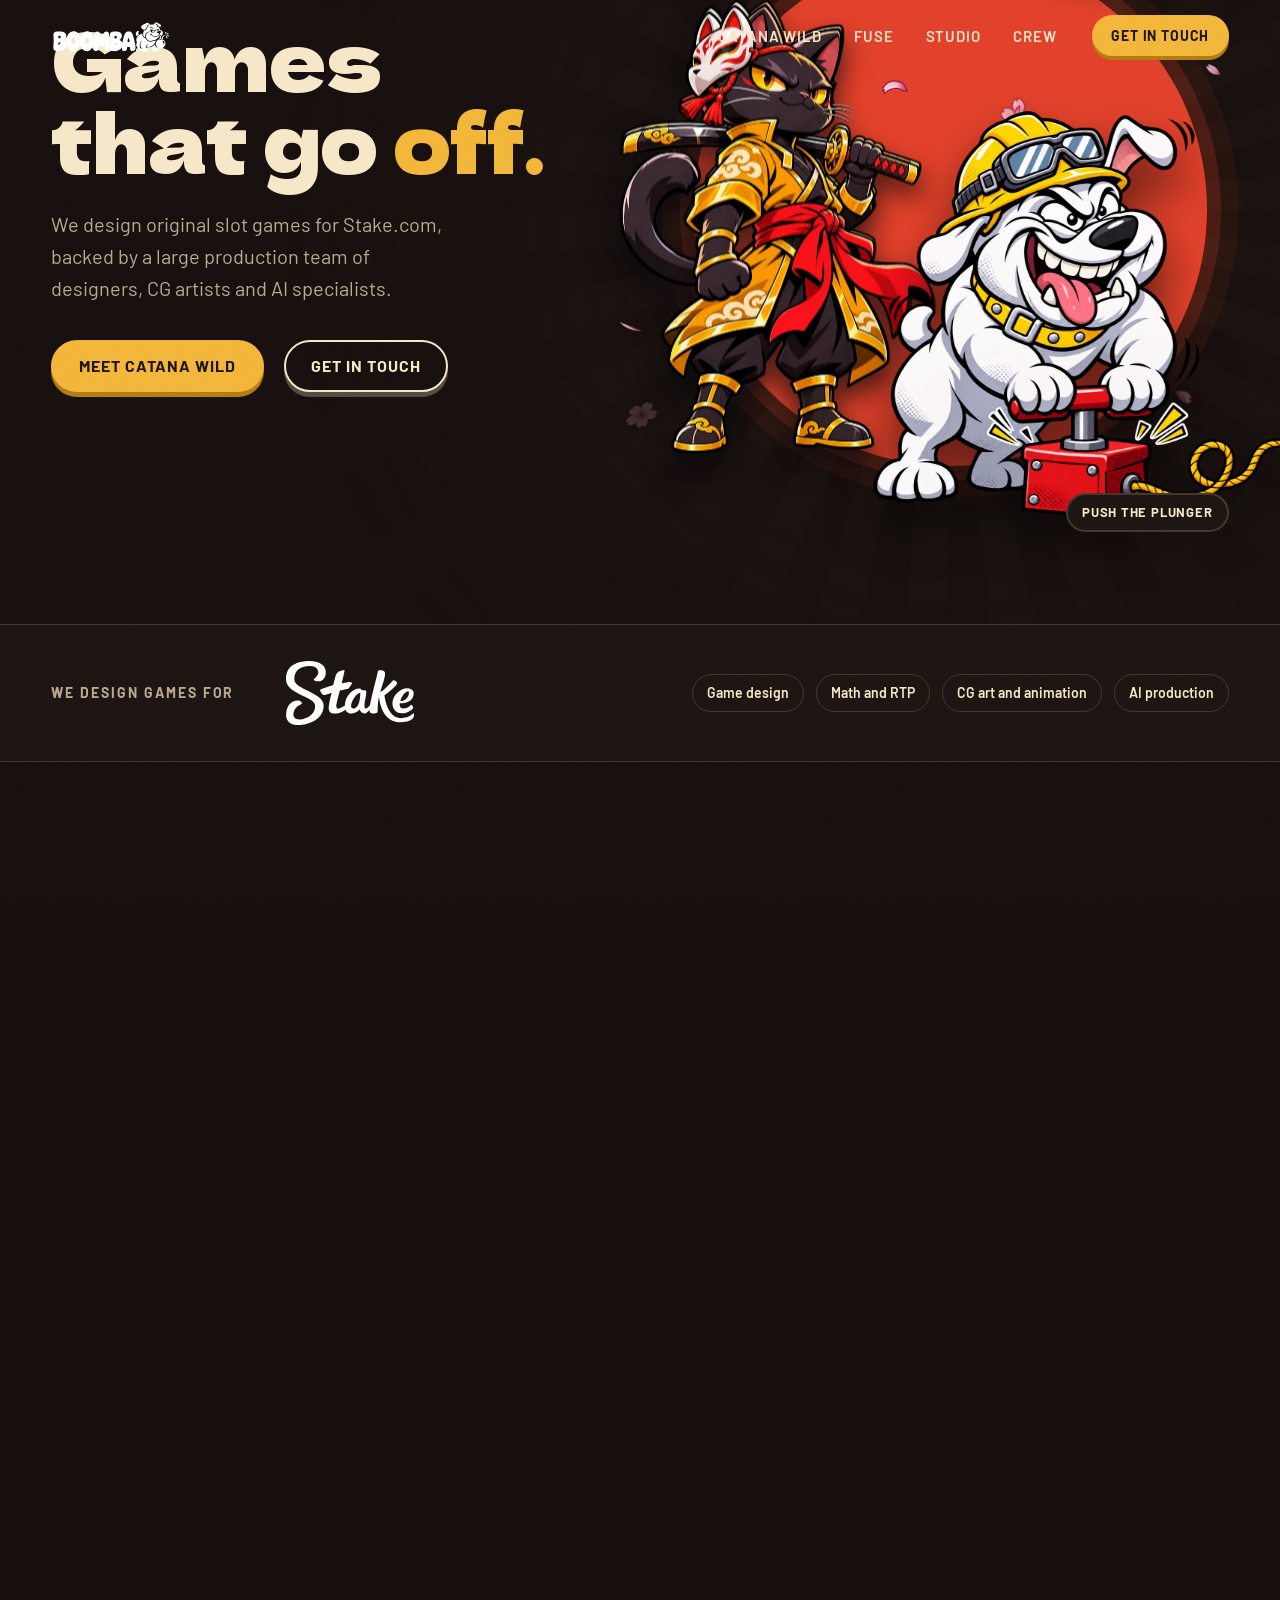
<file: index.html>
<!doctype html>
<html lang="en">
  <head>
    <meta charset="UTF-8" />
    <meta name="viewport" content="width=device-width, initial-scale=1, viewport-fit=cover" />
    <meta name="theme-color" content="#17100e" />
    <meta name="color-scheme" content="dark" />
    <title>BOOMBA | Games that go off</title>
    <meta
      name="description"
      content="BOOMBA is a game design studio creating original slot games for Stake.com. Meet CATANA WILD: 1,024 ways, Wild multipliers stamped up to &times;100 and a 50,000&times; maximum win."
    />
    <meta property="og:type" content="website" />
    <meta property="og:site_name" content="BOOMBA" />
    <meta property="og:title" content="BOOMBA | Games that go off" />
    <meta
      property="og:description"
      content="Game design studio creating original slot games for Stake.com. Designers, CG artists and AI specialists under one roof."
    />
    <meta property="og:url" content="https://boombaplay.com/" />
    <meta property="og:image" content="https://boombaplay.com/og.jpg" />
    <meta property="og:image:width" content="1200" />
    <meta property="og:image:height" content="630" />
    <meta
      property="og:image:alt"
      content="BOOMBA: Games that go off. Fuse the bulldog next to the masked cat from CATANA WILD."
    />
    <meta name="twitter:card" content="summary_large_image" />
    <link rel="canonical" href="https://boombaplay.com/" />
    <script type="application/ld+json">
      {
        "@context": "https://schema.org",
        "@type": "Organization",
        "name": "BOOMBA",
        "url": "https://boombaplay.com/",
        "logo": "https://boombaplay.com/apple-touch-icon.png",
        "description": "Game design studio creating original slot games for Stake.com.",
        "email": "hello@boombaplay.com"
      }
    </script>
    <script>
      // Marks scripted mode and skips the intro once it has played in this tab session.
      (function (root) {
        root.classList.add('js');
        try {
          if (sessionStorage.getItem('boomba:intro')) root.classList.add('intro-seen');
        } catch (error) {
          root.classList.add('intro-seen');
        }
      })(document.documentElement);
    </script>
    <noscript
      ><style>.intro{display:none}</style></noscript
    >
    <link rel="icon" type="image/png" href="./favicon.png" />
    <link rel="apple-touch-icon" href="./apple-touch-icon.png" />
    <script type="module" crossorigin src="./assets/index-D262UXkK.js"></script>
    <link rel="stylesheet" crossorigin href="./assets/index-D37-ToT2.css">
  </head>
  <body>
    <div class="intro" aria-hidden="true" data-intro>
      <img
        class="intro__logo"
        src="./assets/boomba-logo-DgUdQAZW.svg"
        width="2172"
        height="724"
        alt=""
        data-intro-logo
      />
      <div class="intro__fuse">
        <span class="intro__burn" data-intro-burn></span>
      </div>
      <div class="intro__flash" data-intro-flash></div>
      <img
        class="intro__blast"
        src="./assets/catana-blast-aPw0fDz0.webp"
        width="900"
        height="900"
        alt=""
        data-intro-blast
      />
    </div>

    <a class="skip-link" href="#main">Skip to content</a>
    <div class="nav-sentinel" data-nav-sentinel aria-hidden="true"></div>

    <header class="nav" data-nav>
      <div class="nav__inner">
        <a class="nav__brand" href="#top" aria-label="BOOMBA, back to top">
          <img src="./assets/boomba-logo-DgUdQAZW.svg" width="2172" height="724" alt="" />
        </a>
        <nav class="nav__links" id="nav-links" aria-label="Primary" data-nav-links>
          <a href="#catana">CATANA WILD</a>
          <a href="#fuse">Fuse</a>
          <a href="#studio">Studio</a>
          <a href="#crew">Crew</a>
        </nav>
        <a class="btn btn--accent btn--sm nav__cta" href="#contact">Get in touch</a>
        <button
          class="nav__toggle"
          type="button"
          aria-expanded="false"
          aria-controls="nav-links"
          data-nav-toggle
        >
          Menu
        </button>
      </div>
    </header>

    <div id="smooth-wrapper">
      <div id="smooth-content">
        <main id="main">
          <section class="hero" id="top" data-hero>
            <div class="hero__inner">
              <div class="hero__copy">
                <p class="hero__eyebrow" data-hero-fade>Game design studio for Stake.com</p>
                <h1 class="hero__title" data-hero-title>Games that go <span class="hero__pop">off.</span></h1>
                <p class="hero__sub" data-hero-fade>
                  We design original slot games for Stake.com, backed by a large production team of designers,
                  CG artists and AI specialists.
                </p>
                <div class="hero__actions" data-hero-fade>
                  <a class="btn btn--accent" href="#catana">Meet CATANA WILD</a>
                  <a class="btn btn--ghost" href="#contact">Get in touch</a>
                </div>
              </div>

              <div class="hero__stage" data-hero-stage>
                <div class="hero__disc" data-hero-disc aria-hidden="true"></div>
                <div class="hero__petals hero__petals--back" data-petals="14" aria-hidden="true"></div>
                <a class="hero__logo" href="#catana" data-hero-prop data-speed="1.12">
                  <img
                    src="./assets/catana-logo-f7GsspEs.webp"
                    width="900"
                    height="506"
                    alt="CATANA WILD, our new game"
                  />
                </a>
                <div class="hero__cat" data-hero-prop data-speed="1.06">
                  <div class="hero__cat-body">
                    <img
                      src="./assets/catana-cat-BcxSdk16.webp"
                      width="680"
                      height="1024"
                      alt="The masked cat from CATANA WILD, katana across his shoulders"
                      data-live-cat
                    />
                  </div>
                </div>
                <button
                  class="hero__fuse"
                  type="button"
                  aria-describedby="boom-hint"
                  data-hero-fuse
                  data-boom
                >
                  <img
                    src="./assets/fuse-hero-BLHO9g8j.webp"
                    width="1100"
                    height="1100"
                    alt="Push the plunger: Fuse, the BOOMBA bulldog in a yellow hard hat, slamming down a detonator"
                    fetchpriority="high"
                  />
                </button>
                <img
                  class="hero__boom"
                  src="./assets/boom-Dqe3aol-.webp"
                  width="900"
                  height="900"
                  alt=""
                  aria-hidden="true"
                  data-boom-burst
                />
                <div class="hero__petals hero__petals--front" data-petals="8" aria-hidden="true"></div>
                <p class="hero__hint" id="boom-hint" aria-live="polite" data-boom-hint data-hero-fade>
                  Push the plunger
                </p>
              </div>
            </div>
          </section>

          <section class="partner" aria-label="Who we work for">
            <div class="partner__inner">
              <p class="partner__label">We design games for</p>
              <img
                class="partner__logo"
                src="./assets/stake-logo-DbtMHRL-.svg"
                width="447"
                height="222"
                alt="Stake.com"
              />
              <ul class="partner__tags">
                <li>Game design</li>
                <li>Math and RTP</li>
                <li>CG art and animation</li>
                <li>AI production</li>
              </ul>
            </div>
          </section>

          <section class="manifesto" aria-label="How BOOMBA started" data-manifesto>
            <p class="manifesto__text" data-manifesto-text>
              We started BOOMBA in 2026 to design slots worth remembering. No reskins. No fake jackpots. No
              filler. Nothing ships until it is fun.
            </p>
          </section>

          <section class="kit" id="catana" aria-labelledby="catana-title">
            <div class="panel kit-scene" data-kit-scene>
              <img
                class="kit-scene__sky"
                src="./assets/catana-alley-CEqt8PVo.webp"
                width="1920"
                height="1086"
                alt=""
                loading="lazy"
                decoding="async"
                data-kit-sky
              />
              <div class="kit-scene__inner">
                <p class="kit-label kit-scene__label">Our game for Stake Engine</p>
                <h2 class="kit-scene__logo" id="catana-title" data-kit-logo>
                  <img
                    src="./assets/catana-logo-f7GsspEs.webp"
                    width="900"
                    height="506"
                    alt="CATANA WILD"
                    loading="lazy"
                    decoding="async"
                  />
                </h2>
                <img
                  class="kit-scene__fighter kit-scene__fighter--cat"
                  src="./assets/catana-cat-ready-C-07oEjv.webp"
                  width="640"
                  height="640"
                  alt="The masked cat crouched low, one paw on the hilt of his katana"
                  loading="lazy"
                  decoding="async"
                  data-kit-cat
                />
                <img
                  class="kit-scene__fighter kit-scene__fighter--rat"
                  src="./assets/catana-rat-DWZ8XH2i.webp"
                  width="680"
                  height="1024"
                  alt="The Shogun Rat in a gold-trimmed robe, grinning behind his fan"
                  loading="lazy"
                  decoding="async"
                  data-kit-rat
                />
                <div class="kit-scene__pitch">
                  <p class="kit-scene__tag">Nine lives, one last hunt.</p>
                  <p class="kit-scene__body">
                    A masked cat hunts the Shogun Rat across old Kyoto. A story-driven slot with sticky Wilds,
                    stamped multipliers and one clear maximum win.
                  </p>
                </div>
              </div>
            </div>

            <dl class="facts kit-facts">
              <div class="fact" data-reveal>
                <dt>Ways to win on a 5&times;4 grid</dt>
                <dd data-count="1024">1,024</dd>
              </div>
              <div class="fact" data-reveal>
                <dt>Top Wild multiplier</dt>
                <dd data-count="100" data-prefix="&times;">&times;100</dd>
              </div>
              <div class="fact" data-reveal>
                <dt>Maximum win, in every mode</dt>
                <dd data-count="50000" data-suffix="&times;">50,000&times;</dd>
              </div>
              <div class="fact" data-reveal>
                <dt>RTP, in every mode</dt>
                <dd data-count="96.3" data-suffix="%" data-decimals="2">96.30%</dd>
              </div>
            </dl>

            <div class="kit-block">
              <header class="kit-head">
                <p class="kit-label">The story</p>
                <h3 class="kit-title" data-split>Three chapters. One hunt.</h3>
                <p class="kit-lead" data-reveal>
                  Every hunt runs fifteen free spins through three chapters, five spins each.
                </p>
              </header>
              <ol class="chapters" aria-label="The three chapters of a hunt" data-kit-chapters>
                <li class="chapter chapter--alley" data-reveal>
                  <img
                    src="./assets/catana-alley-CEqt8PVo.webp"
                    width="1920"
                    height="1086"
                    alt="A lantern-lit Kyoto alley under cherry blossom and a low red sun"
                    loading="lazy"
                    decoding="async"
                    data-kit-drift
                  />
                  <div class="chapter__text">
                    <span class="chapter__num" aria-hidden="true">I</span>
                    <h4>The Alley</h4>
                    <p>The hunt starts among lanterns and shop fronts.</p>
                  </div>
                </li>
                <li class="chapter chapter--rooftops" data-reveal>
                  <img
                    src="./assets/catana-rooftops-DC96wyZW.webp"
                    width="1920"
                    height="1086"
                    alt="Tiled rooftops and a pagoda against a burning sunset"
                    loading="lazy"
                    decoding="async"
                    data-kit-drift
                  />
                  <div class="chapter__text">
                    <span class="chapter__num" aria-hidden="true">II</span>
                    <h4>The Rooftops</h4>
                    <p>The chase climbs above the city at sunset.</p>
                  </div>
                </li>
                <li class="chapter chapter--temple" data-reveal>
                  <img
                    src="./assets/catana-temple-C74J0ij-.webp"
                    width="1920"
                    height="1086"
                    alt="A temple courtyard with a torii gate under a blood-red moon"
                    loading="lazy"
                    decoding="async"
                    data-kit-drift
                  />
                  <div class="chapter__text">
                    <span class="chapter__num" aria-hidden="true">III</span>
                    <h4>The Duel</h4>
                    <p>It ends at the temple, under a red moon.</p>
                  </div>
                </li>
              </ol>
            </div>

            <div class="kit-block kit-play">
              <article class="stamp" data-kit-stamp>
                <div class="stamp__text">
                  <p class="kit-label">The signature move</p>
                  <h3 class="kit-title">Every multiplier is stamped on.</h3>
                  <p>
                    The cat brings his seal down on a Wild once for every step of the ladder. The last blow
                    decides what that Wild is worth.
                  </p>
                  <ol class="ladder" aria-label="Wild multipliers, lowest to highest" data-kit-ladder>
                    <li>&times;2</li>
                    <li>&times;3</li>
                    <li>&times;5</li>
                    <li>&times;10</li>
                    <li>&times;25</li>
                    <li>&times;50</li>
                    <li>&times;100</li>
                  </ol>
                  <button class="stamp__again" type="button" hidden data-kit-stamp-again>Stamp again</button>
                </div>
                <div class="stamp__stage" aria-hidden="true" data-kit-stamp-stage>
                  <span class="stamp__seal" data-kit-seal><span data-kit-seal-value>&times;100</span></span>
                  <img
                    class="stamp__paw"
                    src="./assets/catana-stamp-CBonuAVP.webp"
                    width="640"
                    height="651"
                    alt=""
                    loading="lazy"
                    decoding="async"
                    data-kit-paw
                  />
                </div>
              </article>

              <article class="mode mode--hunt" data-reveal>
                <span class="mode__sticker mode__sticker--scroll" aria-hidden="true"></span>
                <p class="mode__price">Buy for 100&times; the bet</p>
                <h3 class="mode__title">The Hunt</h3>
                <p>
                  Fifteen free spins where Wilds stick to the reels and keep their multiplier. Every win is
                  multiplied by the sticky Wilds it runs through.
                </p>
              </article>

              <article class="mode mode--super" data-reveal>
                <span class="mode__sticker mode__sticker--claw" aria-hidden="true"></span>
                <p class="mode__price">Buy for 400&times; the bet</p>
                <h3 class="mode__title">Super Hunt</h3>
                <p>
                  Starts with one Wild already locked in, multiplier and all, and the chapters climb &times;2,
                  &times;3, &times;5.
                </p>
              </article>
            </div>

            <div class="panel kit-symbols">
              <header class="kit-head">
                <p class="kit-label">The paytable</p>
                <h3 class="kit-title" data-split>Nine symbols, all drawn for this game.</h3>
              </header>
              <ul class="symbols" data-kit-symbols>
                <li class="symbol"><span class="symbol__art" aria-hidden="true"></span>Shogun Rat</li>
                <li class="symbol"><span class="symbol__art" aria-hidden="true"></span>Jade koi</li>
                <li class="symbol"><span class="symbol__art" aria-hidden="true"></span>Temple bell</li>
                <li class="symbol"><span class="symbol__art" aria-hidden="true"></span>Kunai</li>
                <li class="symbol"><span class="symbol__art" aria-hidden="true"></span>Cat eye</li>
                <li class="symbol"><span class="symbol__art" aria-hidden="true"></span>Chrysan&shy;themum</li>
                <li class="symbol"><span class="symbol__art" aria-hidden="true"></span>Fox mask Wild</li>
                <li class="symbol">
                  <span class="symbol__art" aria-hidden="true"></span>Hunt scroll Scatter
                </li>
                <li class="symbol"><span class="symbol__art" aria-hidden="true"></span>Hunt mark</li>
              </ul>
            </div>

            <p class="kit-status" data-reveal>
              <strong>CATANA WILD is built for Stake Engine.</strong> Release date to be announced.
            </p>
          </section>

          <section class="fuse" id="fuse" aria-labelledby="fuse-title">
            <div class="fuse__inner">
              <div class="fuse__art">
                <div class="fuse__disc" aria-hidden="true" data-pop></div>
                <img
                  src="./assets/fuse-portrait-DWBJ0x_M.webp"
                  width="1000"
                  height="1000"
                  alt="Portrait of Fuse in his yellow hard hat, grinning with a lit fuse between his teeth"
                  loading="lazy"
                  decoding="async"
                  data-pop
                />
              </div>
              <div class="fuse__copy">
                <h2 class="section-title" id="fuse-title" data-split>Meet Fuse.</h2>
                <p class="fuse__lead" data-reveal>
                  Chief Detonation Officer. English bulldog. Hard hat on since day one.
                </p>
                <p class="fuse__body" data-reveal>
                  Fuse has one job: sit on every build until it is fun. If the tail does not wag, the game
                  does not ship.
                </p>
                <dl class="sheet">
                  <div class="sheet__row" data-reveal>
                    <dt>Joined</dt>
                    <dd>2026, day one</dd>
                  </div>
                  <div class="sheet__row" data-reveal>
                    <dt>Loves</dt>
                    <dd>Big wins, clean paytables, belly rubs</dd>
                  </div>
                  <div class="sheet__row" data-reveal>
                    <dt>Hates</dt>
                    <dd>Reskins, fake jackpots, loud autoplay</dd>
                  </div>
                  <div class="sheet__row" data-reveal>
                    <dt>Side jobs</dt>
                    <dd>Test pilot, quality control, nap inspector</dd>
                  </div>
                  <div class="sheet__row" data-reveal>
                    <dt>Signature move</dt>
                    <dd>The slow eyebrow</dd>
                  </div>
                </dl>
              </div>
            </div>
          </section>

          <section class="studio" id="studio" aria-labelledby="studio-title">
            <div class="studio__inner">
              <h2 class="section-title" id="studio-title" data-split>How a BOOMBA game gets made.</h2>

              <div class="bento">
                <article class="cell cell--worlds" data-reveal>
                  <div class="cell__text">
                    <h3>Original worlds, no reskins.</h3>
                    <p>
                      Every character, symbol and stage is made for its own game, in one art style from the
                      first sketch to the last frame.
                    </p>
                  </div>
                  <img
                    class="cell__art"
                    src="./assets/catana-victory-D3rI-oIi.webp"
                    width="620"
                    height="933"
                    alt="The cat from CATANA WILD cheering with his katana raised"
                    loading="lazy"
                    decoding="async"
                  />
                </article>

                <article class="cell cell--math" data-reveal>
                  <p class="cell__figure">96.30%</p>
                  <h3>Math you can check.</h3>
                  <p>
                    CATANA WILD is held to a 96.30% return in every mode, with one 50,000&times; maximum win
                    for the whole game.
                  </p>
                </article>

                <article class="cell cell--sound" data-reveal>
                  <img
                    class="cell__bg"
                    src="./assets/catana-eyes-CymG_eS4.webp"
                    width="1600"
                    height="686"
                    alt=""
                    loading="lazy"
                    decoding="async"
                  />
                  <div class="cell__text">
                    <h3>A sound of its own.</h3>
                    <p>
                      Each game gets its own music and effects. This one plays under the reels in CATANA WILD.
                    </p>
                    <div class="player" data-player data-state="idle">
                      <button
                        class="player__toggle"
                        type="button"
                        aria-label="Play the CATANA WILD theme"
                        data-player-toggle
                      >
                        <span class="player__glyph" aria-hidden="true"></span>
                      </button>
                      <div class="player__meta">
                        <span>CATANA WILD theme</span>
                        <span class="player__time" data-player-time>0:00</span>
                      </div>
                      <div class="player__bar" aria-hidden="true">
                        <span class="player__fill" data-player-fill></span>
                      </div>
                    </div>
                    <p class="visually-hidden" role="status" data-player-status></p>
                  </div>
                </article>

                <article class="cell cell--player" data-reveal>
                  <img
                    class="cell__cool"
                    src="./assets/fuse-cool-DnXshbT1.webp"
                    width="900"
                    height="900"
                    alt="Fuse in sunglasses, leaning on a bomb and pointing a finger-gun"
                    loading="lazy"
                    decoding="async"
                  />
                  <h3>The player comes first.</h3>
                  <ul class="pledges">
                    <li>Sound starts muted.</li>
                    <li>Motion can be switched off.</li>
                    <li>Every result is settled before the animation plays.</li>
                  </ul>
                </article>
              </div>
            </div>
          </section>

          <section class="crew" id="crew" aria-labelledby="crew-title">
            <div class="crew__inner">
              <div class="crew__head">
                <h2 class="section-title" id="crew-title" data-split>
                  Designers, CG artists and AI specialists.
                </h2>
                <p class="crew__lead" data-reveal>
                  Behind every BOOMBA game is a large production team working as one, from the first sketch to
                  the release build.
                </p>
              </div>

              <ul class="roles">
                <li class="role" data-reveal>
                  <h3>Game design</h3>
                  <p>Mechanics, pacing and features built around one clear idea per game.</p>
                </li>
                <li class="role" data-reveal>
                  <h3>CG art</h3>
                  <p>Characters, symbols and stages created and animated for each title.</p>
                </li>
                <li class="role" data-reveal>
                  <h3>AI</h3>
                  <p>AI specialists speed up art, sound and testing, so more time goes into the game.</p>
                </li>
                <li class="role" data-reveal>
                  <h3>Math and code</h3>
                  <p>Models balanced to an exact published RTP, built for the phone first.</p>
                </li>
                <li class="role role--fuse" data-reveal>
                  <img
                    src="./assets/fuse-approve-Bwl3SWVm.webp"
                    width="900"
                    height="1125"
                    alt="Fuse winking with a thumbs-up and a clipboard under his arm"
                    loading="lazy"
                    decoding="async"
                  />
                  <h3>Final say</h3>
                  <p>Fuse. Always Fuse.</p>
                </li>
              </ul>

              <div class="year" data-year>
                <p class="year__label" aria-hidden="true">2026</p>
                <div class="year__track">
                  <span class="year__line" aria-hidden="true" data-year-line></span>
                  <ol class="year__list">
                    <li data-reveal>
                      <h3>BOOMBA opens</h3>
                      <p>A game design studio with one rule: no filler.</p>
                    </li>
                    <li data-reveal>
                      <h3>CATANA WILD takes shape</h3>
                      <p>Story, art direction and math, built from zero.</p>
                    </li>
                    <li data-reveal>
                      <h3>CATANA WILD meets Stake Engine</h3>
                      <p>Three modes, one 50,000&times; maximum win.</p>
                    </li>
                    <li data-reveal>
                      <h3>Next</h3>
                      <p>Something louder. Fuse is still testing it.</p>
                    </li>
                  </ol>
                </div>
              </div>
            </div>
          </section>

          <section class="contact" id="contact" aria-labelledby="contact-title">
            <div class="contact__inner">
              <img
                class="contact__pilot"
                src="./assets/fuse-pilot-Dt_isQLC.webp"
                width="1000"
                height="1000"
                alt="Fuse in an aviator cap and yellow scarf, riding a bomb like a rocket"
                loading="lazy"
                decoding="async"
                data-fly
              />
              <h2 class="contact__title" id="contact-title" data-split>Work with BOOMBA.</h2>
              <p class="contact__sub" data-reveal>
                Game design and production for operators and platforms. Partnership and press enquiries:
              </p>
              <a class="contact__mail" href="mailto:hello@boombaplay.com" data-reveal>hello@boombaplay.com</a>
              <a
                class="btn btn--accent btn--lg"
                href="mailto:hello@boombaplay.com?subject=Hello%20BOOMBA"
                data-reveal
                >Get in touch</a
              >
            </div>
          </section>
        </main>

        <footer class="footer">
          <div class="footer__inner">
            <img
              class="footer__logo"
              src="./assets/boomba-logo-DgUdQAZW.svg"
              width="2172"
              height="724"
              alt="BOOMBA"
              loading="lazy"
              decoding="async"
            />
            <nav class="footer__links" aria-label="Footer">
              <a href="#catana">CATANA WILD</a>
              <a href="#fuse">Fuse</a>
              <a href="#studio">Studio</a>
              <a href="#crew">Crew</a>
            </nav>
            <figure class="footer__nap">
              <img
                src="./assets/fuse-sleep-Df0g6L09.webp"
                width="1100"
                height="730"
                alt="Fuse asleep on his back, hard hat over his eyes, snoring"
                loading="lazy"
                decoding="async"
              />
              <figcaption>Fuse is off duty. The hunt is not.</figcaption>
            </figure>
            <p class="footer__legal">
              BOOMBA is a game design studio creating slot games for Stake.com. Stake and the Stake logo are
              trademarks of their respective owner. Contact:
              <a href="mailto:hello@boombaplay.com">hello@boombaplay.com</a>
            </p>
            <p class="footer__legal">
              CATANA WILD is a game of chance for adults only (18+). Play responsibly.
            </p>
            <p class="footer__copy">&copy; 2026 BOOMBA. All rights reserved.</p>
          </div>
        </footer>
      </div>
    </div>

  </body>
</html>
</file>
<file: assets/index-D37-ToT2.css>
@font-face{font-family:Dela Gothic One;font-style:normal;font-display:swap;font-weight:400;src:url(./dela-gothic-one-latin-400-normal-AgyGD05y.woff2)format("woff2"),url(./dela-gothic-one-latin-400-normal-qxqiosUh.woff)format("woff")}@font-face{font-family:Barlow;font-style:normal;font-display:swap;font-weight:400;src:url(./barlow-latin-400-normal-qiz4-Cze.woff2)format("woff2"),url(./barlow-latin-400-normal-fsAxiSwU.woff)format("woff")}@font-face{font-family:Barlow;font-style:normal;font-display:swap;font-weight:500;src:url(./barlow-latin-500-normal-BPAOfeC8.woff2)format("woff2"),url(./barlow-latin-500-normal-C1h8hMer.woff)format("woff")}@font-face{font-family:Barlow;font-style:normal;font-display:swap;font-weight:600;src:url(./barlow-latin-600-normal-DILqtrty.woff2)format("woff2"),url(./barlow-latin-600-normal-CNwfPWQD.woff)format("woff")}@font-face{font-family:Barlow;font-style:normal;font-display:swap;font-weight:700;src:url(./barlow-latin-700-normal-A9pxMQ4z.woff2)format("woff2"),url(./barlow-latin-700-normal-__SGTsZ1.woff)format("woff")}:root{--lightningcss-light: ;--lightningcss-dark:initial;color-scheme:dark;--ink-950:#17100e;--ink-900:#1d1512;--ink-800:#2b201b;--ink-700:#47362c;--paper:#f6e7c8;--paper-deep:#ecd7a6;--muted:#b9a88f;--accent:#f2b63a;--accent-deep:#b57c10;--on-accent:#1d1512;--red:#e2412a;--red-deep:#b02f1b;--jade:#14806a;--jade-deep:#0e6858;--font-display:"Dela Gothic One", "Arial Black", Impact, sans-serif;--font-body:Barlow, "Helvetica Neue", Arial, sans-serif;--font-brush:"Hunt Brush", "Dela Gothic One", "Arial Black", sans-serif;--font-label:"Hunt Label", Barlow, "Helvetica Neue", sans-serif;--text-hero:clamp(2.75rem, 1rem + 5vw, 5.4rem);--text-title:clamp(2.5rem, 1rem + 6vw, 6.5rem);--text-section:clamp(2rem, 1.2rem + 3.2vw, 3.75rem);--text-lead:clamp(1.0625rem, 1rem + .35vw, 1.25rem);--text-body:1.0625rem;--text-small:.875rem;--radius-panel:clamp(24px, 3.2vw, 44px);--radius-card:28px;--radius-media:18px;--radius-pill:999px;--frame:4px solid var(--paper);--shadow-print:8px 8px 0 var(--ink-950);--gutter:clamp(16px, 4vw, 56px);--max-width:1320px;--space-section:clamp(4.5rem, 3rem + 7vw, 9rem);--space-block:clamp(3rem, 2rem + 4.5vw, 6rem);--nav-height:72px;--ease-out:cubic-bezier(.16, 1, .3, 1);--duration-fast:.16s;--duration-normal:.32s;--z-backdrop:-2;--z-behind:-1;--z-raised:2;--z-menu:40;--z-nav:50;--z-grain:60;--z-skip:70;--z-intro:80}@font-face{font-family:Hunt Brush;src:url(./permanent-marker-BF23djCy.woff2)format("woff2");font-style:normal;font-weight:400;font-display:swap}@font-face{font-family:Hunt Label;src:url(./piedra-dbhK5p3v.woff2)format("woff2");font-style:normal;font-weight:400;font-display:swap}*,:before,:after{box-sizing:border-box}html:not(.has-smoother){scroll-behavior:smooth}html{scroll-padding-top:calc(var(--nav-height) + 12px);-webkit-text-size-adjust:100%}body{background:var(--ink-950);min-height:100dvh;color:var(--paper);font-family:var(--font-body);font-size:var(--text-body);-webkit-font-smoothing:antialiased;text-rendering:optimizelegibility;margin:0;line-height:1.6}body:after{content:"";z-index:var(--z-grain);pointer-events:none;opacity:.07;mix-blend-mode:soft-light;background-image:url("data:image/svg+xml,%3Csvg xmlns='http://www.w3.org/2000/svg' width='220' height='220'%3E%3Cfilter id='n'%3E%3CfeTurbulence type='fractalNoise' baseFrequency='0.9' numOctaves='2' stitchTiles='stitch'/%3E%3C/filter%3E%3Crect width='100%25' height='100%25' filter='url(%23n)'/%3E%3C/svg%3E");position:fixed;inset:0}main{overflow-x:clip}img{max-width:100%;height:auto;display:block}h1,h2,h3,h4,p,dl,dd,ol,ul,figure{margin:0}ol,ul{padding:0;list-style:none}h1,h2{font-family:var(--font-display);letter-spacing:-.01em;text-wrap:balance;font-weight:400;line-height:1.02}h3{font-family:var(--font-body);letter-spacing:-.005em;font-size:1.375rem;font-weight:700;line-height:1.2}a{color:inherit}:focus-visible{outline:3px solid var(--accent);outline-offset:3px;border-radius:6px}::selection{background:var(--accent);color:var(--on-accent)}.visually-hidden{clip-path:inset(50%);white-space:nowrap;width:1px;height:1px;position:absolute;overflow:hidden}.skip-link{z-index:var(--z-skip);border-radius:var(--radius-pill);background:var(--accent);color:var(--on-accent);padding:.75em 1.25em;font-weight:700;text-decoration:none;position:fixed;top:12px;left:12px;transform:translateY(-200%)}.skip-link:focus-visible{transform:none}.panel{border-radius:var(--radius-panel);isolation:isolate;margin-inline:clamp(8px,1.6vw,24px);position:relative;overflow:clip}.split-line-mask{margin-bottom:-.16em;padding-bottom:.16em}.section-title{font-size:var(--text-section);max-width:16ch}@media (prefers-reduced-motion:reduce){html:not(.has-smoother){scroll-behavior:auto}*,:before,:after{transition-duration:.01ms!important;animation-duration:.01ms!important;animation-iteration-count:1!important}}.btn{--btn-edge:5px;border-radius:var(--radius-pill);font-family:var(--font-body);letter-spacing:.06em;text-transform:uppercase;white-space:nowrap;cursor:pointer;transition:translate var(--duration-fast) var(--ease-out), box-shadow var(--duration-fast) var(--ease-out), background-color var(--duration-fast) var(--ease-out);border:2px solid #0000;justify-content:center;align-items:center;gap:.55em;padding:1em 1.6em;font-size:1rem;font-weight:700;line-height:1;text-decoration:none;display:inline-flex}.btn--accent{background:var(--accent);color:var(--on-accent);box-shadow:0 var(--btn-edge) 0 var(--accent-deep)}.btn--ghost{border-color:var(--paper);color:var(--paper);box-shadow:0 var(--btn-edge) 0 #f6e7c847;background:0 0}.btn--sm{--btn-edge:4px;padding:.8em 1.25em;font-size:.875rem}.btn--lg{--btn-edge:7px;padding:1.15em 2.2em;font-size:1.125rem}@media (hover:hover){.btn:hover{translate:0 -2px}.btn--accent:hover{box-shadow:0 calc(var(--btn-edge) + 2px) 0 var(--accent-deep)}.btn--ghost:hover{box-shadow:0 calc(var(--btn-edge) + 2px) 0 #f6e7c847;background:#f6e7c814}}.btn:active{translate:0 calc(var(--btn-edge) - 1px);box-shadow:0 1px 0 var(--accent-deep)}.btn--ghost:active{box-shadow:0 1px #f6e7c847}.facts{flex-wrap:wrap;gap:1.25rem clamp(1.25rem,3vw,2.75rem);display:flex}.fact{flex-direction:column-reverse;gap:.35rem;display:flex}.fact dd{font-family:var(--font-display);letter-spacing:-.02em;font-size:clamp(1.625rem,1.2rem + 1.4vw,2.5rem);line-height:1}.fact dt{max-width:14ch;color:var(--muted);font-size:var(--text-small);font-weight:500;line-height:1.3}.nav-sentinel{width:1px;height:32px;position:absolute;top:0;left:0}.nav{z-index:var(--z-nav);height:var(--nav-height);transition:background-color var(--duration-normal) var(--ease-out), border-color var(--duration-normal) var(--ease-out);border-bottom:1px solid #0000;position:fixed;inset:0 0 auto}.nav.is-stuck,.nav[data-open]{border-bottom-color:var(--ink-700);-webkit-backdrop-filter:blur(14px);background:#17100ee6}.nav__inner{height:100%;max-width:var(--max-width);padding-inline:var(--gutter);align-items:center;gap:1rem;margin-inline:auto;display:flex}.nav__brand{border-radius:8px;flex:none}.nav__brand img{width:auto;height:40px}.nav__links{gap:clamp(1.25rem,2.5vw,2.25rem);margin-left:auto;display:flex}.nav__links a,.footer__links a{letter-spacing:.06em;text-transform:uppercase;padding-block:.5rem;font-size:.9375rem;font-weight:600;text-decoration:none;position:relative}.nav__links a:after,.footer__links a:after{content:"";background:var(--accent);transform-origin:0;height:2px;transition:scale var(--duration-normal) var(--ease-out);position:absolute;inset:auto 0 .2rem;scale:0 1}@media (hover:hover){.nav__links a:hover:after,.footer__links a:hover:after{scale:1}}.nav__cta{margin-left:clamp(.25rem,1.5vw,1.25rem)}.nav__toggle{border:2px solid var(--ink-700);border-radius:var(--radius-pill);min-width:5.25rem;height:44px;color:var(--paper);font-family:var(--font-body);letter-spacing:.06em;text-transform:uppercase;cursor:pointer;background:0 0;place-items:center;padding:0 1rem;font-size:.875rem;font-weight:700;display:none}@media (width<=820px){.nav__links{z-index:var(--z-menu);padding:.25rem var(--gutter) 1.5rem;border-bottom:1px solid var(--ink-700);background:var(--ink-950);visibility:hidden;opacity:0;transition:opacity var(--duration-normal) var(--ease-out), translate var(--duration-normal) var(--ease-out), visibility 0s linear var(--duration-normal);flex-direction:column;gap:0;margin:0;position:absolute;inset:100% 0 auto;translate:0 -8px}.nav[data-open] .nav__links{visibility:visible;opacity:1;transition-delay:0s;translate:0}.nav__links a{border-bottom:1px solid var(--ink-800);font-family:var(--font-display);letter-spacing:0;text-transform:none;padding-block:1rem;font-size:1.625rem;font-weight:400}.nav__links a:after{content:none}.nav__cta{margin-left:auto}.nav__toggle{visibility:hidden;display:grid}.js .nav__toggle{visibility:visible}}@media (width<=400px){.nav__cta{display:none}.nav__toggle{margin-left:auto}}.hero{min-height:100dvh;padding-block:calc(var(--nav-height) + 24px) clamp(3rem, 6vw, 5rem);align-items:center;display:grid;position:relative}.hero:before{content:"";pointer-events:none;background:repeating-conic-gradient(from 0deg at 74% 54%, var(--ink-900) 0 6deg, transparent 6deg 12deg);position:absolute;inset:0;-webkit-mask-image:radial-gradient(circle at 74% 54%,#000 0,#0000 62%);mask-image:radial-gradient(circle at 74% 54%,#000 0,#0000 62%)}.hero__inner{width:100%;max-width:var(--max-width);padding-inline:var(--gutter);grid-template-columns:minmax(0,1fr) minmax(0,1fr);align-items:center;gap:clamp(2rem,5vw,5rem);margin-inline:auto;display:grid;position:relative}.hero__eyebrow{color:var(--accent);font-size:var(--text-small);letter-spacing:.14em;text-transform:uppercase;margin-bottom:1.25rem;font-weight:700}.hero__title{max-width:9ch;font-size:var(--text-hero)}.hero__pop{color:var(--accent)}.hero__sub{max-width:36ch;color:var(--muted);font-size:var(--text-lead);margin-top:1.75rem}.hero__actions{flex-wrap:wrap;gap:1.1rem 1.25rem;margin-top:2.25rem;display:flex}.hero__stage{aspect-ratio:1/1.06;justify-self:center;width:100%;max-width:660px;position:relative}.hero__disc{aspect-ratio:1;background:var(--red);border-radius:50%;width:92%;position:absolute;top:11%;left:4%;box-shadow:0 0 0 14px #e2412a33,0 0 0 32px #e2412a14}.hero__logo{z-index:var(--z-raised);border-radius:var(--radius-media);filter:drop-shadow(0 14px 14px #0504038c);width:64%;transition:scale var(--duration-normal) var(--ease-out);position:absolute;top:-9%;right:-6%;rotate:5deg}.hero__logo img{width:100%}@media (hover:hover){.hero__logo:hover{scale:1.05}}.hero__cat{width:58%;position:absolute;bottom:2%;left:-10%}.hero__cat-body{transform-origin:50% 100%;position:relative}.hero__cat-body img{filter:drop-shadow(0 16px 14px #05040380);width:100%}.hero__cat-body.is-live>img{opacity:0}.hero__petals{pointer-events:none;position:absolute;inset:-12% -14% 2%}.hero__petals--back{opacity:.8}.hero__petals--front{z-index:calc(var(--z-raised) + 1)}.petal{height:100%;position:absolute;top:0}.petal__fall{height:100%;display:block}.petal__art{aspect-ratio:1;opacity:0;background:url(./catana-petals-DC2WewMB.webp) 0 0/300% 200% no-repeat;width:100%;position:absolute;bottom:0;left:0}.hero__fuse{z-index:var(--z-raised);cursor:pointer;filter:drop-shadow(0 26px 22px #0504038c);-webkit-tap-highlight-color:transparent;background:0 0;border:0;width:74%;padding:0;position:absolute;bottom:-7%;right:-10%}.hero__fuse img{width:100%}.hero__boom{z-index:calc(var(--z-raised) + 1);opacity:0;pointer-events:none;width:92%;position:absolute;top:14%;right:-16%}.hero__hint{z-index:var(--z-raised);border:2px solid var(--ink-700);border-radius:var(--radius-pill);background:var(--ink-900);letter-spacing:.06em;text-transform:uppercase;white-space:nowrap;padding:.55em 1.1em;font-size:.8125rem;font-weight:700;position:absolute;bottom:-9%;right:0}.hero__shard{z-index:calc(var(--z-raised) + 1);pointer-events:none;border-radius:3px;width:14px;height:14px;position:absolute;top:0;left:0}.js [data-hero-title],.js [data-hero-fade],.js [data-hero-disc],.js [data-hero-prop],.js [data-hero-fuse]{opacity:0}.js:not(.motion-ready) [data-hero-title],.js:not(.motion-ready) [data-hero-fade],.js:not(.motion-ready) [data-hero-disc],.js:not(.motion-ready) [data-hero-prop],.js:not(.motion-ready) [data-hero-fuse]{animation:.4s 6s forwards hero-failsafe}@keyframes hero-failsafe{to{opacity:1}}@media (prefers-reduced-motion:reduce){.js [data-hero-title],.js [data-hero-fade],.js [data-hero-disc],.js [data-hero-prop],.js [data-hero-fuse]{opacity:1;animation:none}}@media (width<=900px){.hero{min-height:0}.hero__inner{grid-template-columns:minmax(0,1fr);gap:2.5rem}.hero__title{font-size:clamp(2.25rem,11.8vw,5.5rem)}.hero:before{background:repeating-conic-gradient(from 0deg at 56% 74%, var(--ink-900) 0 6deg, transparent 6deg 12deg);-webkit-mask-image:radial-gradient(circle at 56% 74%,#000 0,#0000 58%);mask-image:radial-gradient(circle at 56% 74%,#000 0,#0000 58%)}.hero__stage{max-width:460px;margin-bottom:2rem}.hero__cat{width:54%;left:-3%}.hero__fuse{width:72%;right:-7%}.hero__logo{right:-2%}}.intro{z-index:var(--z-intro);background:var(--ink-950);place-content:center;justify-items:center;gap:1.75rem;animation:.5s 4s forwards intro-failsafe;display:grid;position:fixed;inset:0}.intro__logo{width:min(62vw,340px)}.intro__fuse{border-radius:var(--radius-pill);background:var(--ink-700);width:min(62vw,340px);height:4px;overflow:hidden}.intro__burn{background:var(--accent);transform-origin:0;width:100%;height:100%;display:block;transform:scaleX(0)}.intro__flash{background:var(--accent);clip-path:circle(0%);position:absolute;inset:0}.intro__blast{opacity:0;pointer-events:none;width:min(90vw,560px);max-width:none;position:absolute;top:0;left:0}.intro-seen .intro{display:none}@keyframes intro-failsafe{to{opacity:0;visibility:hidden}}@media (prefers-reduced-motion:reduce){.intro{display:none}}.partner{border-block:1px solid var(--ink-700);background:var(--ink-900)}.partner__inner{max-width:var(--max-width);padding:clamp(1.5rem, 3vw, 2.25rem) var(--gutter);flex-wrap:wrap;align-items:center;gap:1.25rem clamp(1.5rem,4vw,3.5rem);margin-inline:auto;display:flex}.partner__label{color:var(--muted);font-size:var(--text-small);letter-spacing:.14em;text-transform:uppercase;font-weight:700}.partner__logo{width:auto;height:clamp(44px,5vw,64px)}.partner__tags{flex-wrap:wrap;gap:.5rem .75rem;margin-left:auto;display:flex}.partner__tags li{border:1px solid var(--ink-700);border-radius:var(--radius-pill);font-size:var(--text-small);white-space:nowrap;padding:.5em 1em;font-weight:600}@media (width<=860px){.partner__tags{margin-left:0}}.manifesto{min-height:100dvh;padding:clamp(4rem, 10vw, 8rem) var(--gutter);align-items:center;display:grid}.manifesto__text{max-width:20ch;font-family:var(--font-display);letter-spacing:-.01em;text-wrap:balance;margin-inline:auto;font-size:clamp(2rem,1rem + 4.6vw,5rem);line-height:1.08}.games-intro{max-width:var(--max-width);padding:clamp(1rem, 4vw, 3rem) var(--gutter) clamp(2rem, 5vw, 4rem);margin-inline:auto}@media (width<=760px){.manifesto{min-height:0}.manifesto__text{max-width:none}}.kit{padding-bottom:var(--space-block)}.kit-block{max-width:var(--max-width);padding:var(--space-block) var(--gutter) 0;margin-inline:auto}.kit-head{justify-items:start;gap:.9rem;display:grid}.kit-label{color:var(--accent);font-family:var(--font-label);letter-spacing:.08em;text-transform:uppercase;font-size:1rem;line-height:1.2}.kit-title{max-width:18ch;font-family:var(--font-display);font-size:var(--text-section);letter-spacing:-.01em;text-wrap:balance;font-weight:400;line-height:1.02}.kit-lead{max-width:46ch;color:var(--muted);font-size:var(--text-lead)}.kit-facts{max-width:var(--max-width);padding-inline:var(--gutter);flex-wrap:nowrap;justify-content:space-between;gap:0;margin:clamp(2rem,4vw,3.5rem) auto 0;display:flex}.kit-facts .fact{border-left:2px solid var(--ink-700);padding:.25rem 0 .25rem clamp(1rem,2.4vw,2.5rem)}.kit-facts .fact:first-child{border-left:0;padding-left:0}.kit-facts .fact dd{color:var(--accent);white-space:nowrap;font-size:clamp(1.5rem,.9rem + 2.4vw,3rem)}.kit-facts .fact dt{max-width:18ch}.kit-status{max-width:var(--max-width);margin:var(--space-block) auto 0;padding-inline:var(--gutter);color:var(--muted);font-size:var(--text-lead);text-align:center}.kit-status strong{color:var(--paper);font-weight:700}@media (width<=760px){.kit-facts{grid-template-columns:repeat(2,minmax(0,1fr));row-gap:1.75rem;display:grid}.kit-facts .fact:nth-child(odd){border-left:0;padding-left:0}}.kit-scene{background:var(--jade-deep);min-height:clamp(560px,60vw,840px);color:var(--paper);display:grid}.kit-scene__sky{z-index:var(--z-behind);object-fit:cover;object-position:center top;width:100%;height:100%;position:absolute;inset:0}.kit-scene__inner{grid-template-rows:auto auto 1fr;justify-items:center;padding:clamp(1.25rem,3vw,2.75rem) clamp(1rem,3vw,3rem);display:grid;position:relative}.kit-scene__label{border-radius:var(--radius-pill);background:var(--ink-950);padding:.55em 1.2em .45em}.kit-scene__logo{filter:drop-shadow(0 16px 14px #05040366);width:min(54%,700px);margin-top:clamp(.25rem,1vw,1rem)}.kit-scene__logo img{width:100%}.kit-scene__fighter{z-index:var(--z-raised);pointer-events:none;filter:drop-shadow(0 18px 16px #05040373);width:auto;max-width:none;height:78%;position:absolute;bottom:0}.kit-scene__fighter--cat{height:62%;left:0}.kit-scene__fighter--rat{right:1%}.kit-scene__pitch{z-index:var(--z-raised);border-radius:var(--radius-card);background:var(--ink-950);max-width:27rem;box-shadow:8px 8px 0 var(--red);text-align:center;align-self:end;margin-top:clamp(.5rem,1.5vw,1.5rem);padding:clamp(1.25rem,2.2vw,1.75rem) clamp(1.25rem,2.4vw,2rem);position:relative}.kit-scene__tag{color:var(--accent);font-family:var(--font-brush);font-size:clamp(1.5rem,1.1rem + 1.5vw,2.25rem);line-height:1.1}.kit-scene__body{margin-top:.75rem}@media (width<=860px){.kit-scene{min-height:0}.kit-scene__inner{grid-template-rows:none;grid-template-columns:repeat(2,minmax(0,1fr));padding:1.25rem 12px 20px}.kit-scene__label,.kit-scene__logo,.kit-scene__pitch{grid-column:1/-1}.kit-scene__logo{width:min(96%,520px)}.kit-scene__fighter{align-self:end;width:112%;height:auto;margin-top:-4%;position:relative;bottom:auto}.kit-scene__fighter--cat{justify-self:start;width:124%;margin-left:-10%;left:auto}.kit-scene__fighter--rat{justify-self:end;margin-right:-8%;right:auto}.kit-scene__pitch{max-width:none;margin-top:-12%;margin-right:8px}}.chapters{--climb:clamp(1rem, 2.5vw, 2.5rem);padding-top:calc(var(--climb) * 2);grid-template-columns:repeat(3,minmax(0,1fr));gap:clamp(12px,1.6vw,24px);margin-top:clamp(2rem,4vw,3.5rem);display:grid}.chapter{aspect-ratio:4/5;border:var(--frame);border-radius:var(--radius-card);background:var(--ink-800);isolation:isolate;position:relative;overflow:hidden}.chapter:nth-child(2){translate:0 calc(var(--climb) * -1)}.chapter:nth-child(3){translate:0 calc(var(--climb) * -2)}.chapter img{z-index:var(--z-backdrop);object-fit:cover;width:100%;max-width:none;height:116%;position:absolute;top:-8%;left:0}.chapter--alley img{object-position:88% 50%}.chapter--rooftops img{object-position:80% 50%}.chapter--temple img{object-position:26% 50%}.chapter:after{content:"";z-index:var(--z-behind);background:linear-gradient(#17100e00 40%,#17100ef0 90%);position:absolute;inset:0}.chapter__text{padding:clamp(1.1rem,2vw,1.75rem);position:absolute;inset:auto 0 0}.chapter__num{color:var(--accent);font-family:var(--font-label);font-size:clamp(2.5rem,1.6rem + 2.6vw,4rem);line-height:1;display:block}.chapter h4{font-family:var(--font-display);margin-top:.35rem;font-size:clamp(1.375rem,1.1rem + .9vw,1.875rem);font-weight:400;line-height:1.1}.chapter p{max-width:26ch;margin-top:.4rem}@media (width<=760px){.chapters{margin-inline:calc(var(--gutter) * -1);padding:0 var(--gutter) 4px;scroll-snap-type:x mandatory;scroll-padding-inline:var(--gutter);scrollbar-width:none;gap:12px;display:flex;overflow-x:auto}.chapters::-webkit-scrollbar{display:none}.chapter{scroll-snap-align:start;flex:0 0 82%}.chapter:nth-child(n){translate:none}}.kit-play{grid-template-columns:repeat(2,minmax(0,1fr));gap:clamp(12px,1.6vw,24px);display:grid}.stamp{border-radius:var(--radius-card);background:var(--paper);color:var(--ink-900);grid-column:1/-1;grid-template-columns:minmax(0,6fr) minmax(0,5fr);align-items:center;gap:clamp(1rem,3vw,3rem);padding:clamp(1.5rem,3.4vw,3.5rem);display:grid;overflow:hidden}.stamp .kit-label{color:var(--red-deep)}.stamp__text{justify-items:start;gap:1rem;display:grid}.stamp__text>p:not(.kit-label){max-width:44ch;color:var(--ink-700);font-size:var(--text-lead)}.ladder{flex-wrap:wrap;gap:.5rem;margin-top:.5rem;display:flex}.ladder li{border:2px solid var(--ink-900);border-radius:var(--radius-pill);min-width:3.1em;font-family:var(--font-display);text-align:center;padding:.5em .7em .4em;font-size:1rem;line-height:1}.ladder li:last-child{border-color:var(--red-deep);background:var(--red-deep);color:var(--paper)}.stamp__again{border:2px solid var(--ink-900);border-radius:var(--radius-pill);color:var(--ink-900);font:700 .875rem / 1 var(--font-body);letter-spacing:.06em;text-transform:uppercase;cursor:pointer;transition:background-color var(--duration-fast) var(--ease-out), color var(--duration-fast) var(--ease-out), translate var(--duration-fast) var(--ease-out);background:0 0;margin-top:.5rem;padding:.8em 1.3em}.stamp__again:active{translate:0 2px}.stamp__again:focus-visible{outline-color:var(--red-deep)}.stamp__stage{aspect-ratio:1;justify-self:center;width:100%;max-width:420px;position:relative;container-type:inline-size}.stamp__seal{aspect-ratio:1;background:var(--red);width:47%;box-shadow:inset 0 0 0 5px var(--red), inset 0 0 0 8px #f6e7c8e6;color:var(--paper);font-family:var(--font-brush);border-radius:47% 53% 50% 50%/52% 48% 53% 47%;place-items:center;font-size:15cqi;line-height:1;display:grid;position:absolute;top:49%;left:46%;rotate:-8deg}.stamp__paw{filter:drop-shadow(0 16px 12px #1d15124d);width:78%;position:absolute;top:0;left:0;translate:-14% -16%;rotate:-5deg}.stamp.is-live .stamp__paw{translate:none;rotate:none}.mode{--sticker-width:min(34%, 190px);border-radius:var(--radius-card);isolation:isolate;flex-direction:column;justify-content:flex-end;min-height:320px;padding:clamp(1.5rem,2.6vw,2.5rem);display:flex;position:relative;overflow:hidden}.mode--hunt{background:var(--red-deep)}.mode--super{border:3px solid var(--accent);background:var(--ink-950)}.mode__price{border-radius:var(--radius-pill);background:var(--ink-950);font-size:var(--text-small);letter-spacing:.06em;text-transform:uppercase;align-self:flex-start;margin-bottom:auto;padding:.55em 1.1em .5em;font-weight:700}.mode--super .mode__price{background:var(--accent);color:var(--on-accent)}.mode__title{font-family:var(--font-brush);letter-spacing:0;margin-top:2rem;font-size:clamp(2.25rem,.9rem + 2.9vw,4rem);font-weight:400;line-height:1}.mode--super .mode__title{color:var(--accent)}.mode>p:last-child{max-width:min(40ch, 100% - var(--sticker-width));margin-top:.75rem}.mode--super>p:last-child{color:var(--muted)}.mode__sticker{z-index:var(--z-behind);width:var(--sticker-width);aspect-ratio:2/3;background:url(./catana-symbols-DbQq4603.webp) 0 0/300% 300% no-repeat;position:absolute;top:-8%;right:-6%;rotate:10deg}.mode__sticker--scroll{background-position:50% 100%}.mode__sticker--claw{background-position:100% 100%}@media (hover:hover){.stamp__again:hover{background:var(--ink-900);color:var(--paper)}}@media (width<=860px){.kit-play,.stamp{grid-template-columns:minmax(0,1fr)}.stamp__stage{order:-1;max-width:300px}.mode{--sticker-width:min(30%, 130px);min-height:300px}.mode__sticker{top:-3%;right:-1%}.mode>p:last-child{max-width:none}}.kit-symbols{margin-top:var(--space-block);background:var(--jade-deep);color:var(--paper);padding:clamp(2rem,5vw,4.5rem) clamp(1rem,4vw,3.5rem)}.kit-symbols .kit-label{color:var(--paper-deep)}.symbols{grid-template-columns:repeat(3,minmax(0,1fr));gap:clamp(1.25rem,3vw,1.75rem) clamp(.75rem,2vw,1.25rem);max-width:560px;margin:clamp(1.75rem,4vw,3rem) auto 0;display:grid}.symbol{font-size:var(--text-small);text-align:center;overflow-wrap:anywhere;grid-template-columns:minmax(0,1fr);align-content:start;justify-items:center;gap:.6rem;font-weight:600;line-height:1.25;display:grid}.symbol__art{aspect-ratio:2/3;background:url(./catana-symbols-DbQq4603.webp) no-repeat;background-position:calc(var(--col,0) * 50%) calc(var(--row,0) * 50%);filter:drop-shadow(0 10px 8px #05040366);background-size:300% 300%;width:100%}.symbol:nth-child(3n+2){--col:1}.symbol:nth-child(3n){--col:2}.symbol:nth-child(n+4){--row:1}.symbol:nth-child(n+7){--row:2}.symbol:nth-child(odd) .symbol__art{rotate:-3deg}.symbol:nth-child(2n) .symbol__art{rotate:3deg}@media (width>=900px){.symbols{grid-template-columns:repeat(9,minmax(0,1fr));max-width:none}}.studio{padding-block:var(--space-section)}.studio__inner{max-width:var(--max-width);padding-inline:var(--gutter);margin-inline:auto}.bento{grid-template-columns:repeat(12,minmax(0,1fr));gap:clamp(12px,1.4vw,20px);margin-top:clamp(2rem,4vw,3.5rem);display:grid}.cell{border-radius:var(--radius-card);isolation:isolate;flex-direction:column;justify-content:flex-end;min-height:340px;padding:clamp(1.5rem,2.6vw,2.5rem);display:flex;position:relative;overflow:hidden}.cell p{max-width:42ch;margin-top:.6rem}.cell--worlds{background:var(--paper-deep);color:var(--ink-950);flex-direction:row;grid-column:span 7;align-items:flex-end;gap:clamp(1rem,2vw,2rem)}.cell--worlds .cell__text{flex:46%}.cell--worlds p{color:var(--ink-700)}.cell__art{filter:drop-shadow(0 14px 12px #1d15124d);flex:0 34%;align-self:flex-end;width:34%;max-width:250px;margin-block:-1rem calc(-1*clamp(1.5rem,2.6vw,2.5rem))}.cell--math{background:var(--accent);color:var(--on-accent);grid-column:span 5}.cell__figure{font-family:var(--font-display);letter-spacing:-.02em;margin:0 0 auto;font-size:clamp(3rem,1.6rem + 4.6vw,5.5rem);line-height:1}.cell--math h3{margin-top:1.5rem}.cell--sound{background:var(--ink-900);grid-column:span 5;min-height:440px}.cell__bg{z-index:var(--z-backdrop);object-fit:cover;width:100%;height:58%;position:absolute;inset:0 0 auto}.cell--sound:after{content:"";z-index:var(--z-behind);background:linear-gradient(to top, var(--ink-900) 42%, #1d151200 60%);position:absolute;inset:0}.cell--sound p{color:var(--muted)}.cell--player{border:1px solid var(--ink-700);background-color:var(--ink-900);background-image:radial-gradient(circle at 1px 1px,#f6e7c81a 1.2px,#0000 0);background-size:18px 18px;grid-column:span 7}.cell--player h3,.cell--player .pledges{max-width:62%;position:relative}.cell__cool{width:min(40%,300px);position:absolute;bottom:0;right:1%}.pledges{gap:.9rem;margin-top:1.25rem;display:grid}.pledges li{border-left:4px solid var(--accent);font-size:var(--text-lead);padding-left:1rem}@media (width<=860px){.cell--worlds,.cell--math,.cell--sound,.cell--player{grid-column:1/-1}.cell--worlds{flex-direction:column-reverse;align-items:stretch}.cell__art{align-self:center;width:min(50%,210px);margin-block:0 1rem}.cell--player{padding-top:clamp(9rem,44vw,13rem)}.cell--player h3,.cell--player .pledges{max-width:none}.cell__cool{width:min(48%,190px);top:.5rem;bottom:auto;right:50%;translate:50%}}.player{grid-template-columns:auto minmax(0,1fr);align-items:center;gap:.5rem 1rem;margin-top:1.25rem;display:grid}.player__toggle{border-radius:var(--radius-pill);background:var(--accent);width:56px;height:56px;color:var(--on-accent);box-shadow:0 4px 0 var(--accent-deep);cursor:pointer;transition:translate var(--duration-fast) var(--ease-out), box-shadow var(--duration-fast) var(--ease-out);border:0;grid-row:span 2;place-items:center;padding:0;display:grid}.player__toggle:active{box-shadow:0 1px 0 var(--accent-deep);translate:0 3px}.player__glyph{clip-path:polygon(0 0,100% 50%,0 100%);background:currentColor;width:18px;height:20px;margin-left:4px}.player[data-state=playing] .player__glyph{clip-path:polygon(0 0,36% 0,36% 100%,0 100%,0 0,64% 0,100% 0,100% 100%,64% 100%,64% 0);margin-left:0}.player__meta{justify-content:space-between;align-items:baseline;gap:1rem;font-weight:600;display:flex}.player__time{color:var(--muted);font-size:var(--text-small);font-variant-numeric:tabular-nums}.player__bar{border-radius:var(--radius-pill);background:#f6e7c833;height:4px;overflow:hidden}.player__fill{background:var(--accent);transform-origin:0;width:100%;height:100%;display:block;transform:scaleX(0)}.fuse{padding-block:var(--space-section) clamp(2rem, 4vw, 4rem)}.fuse__inner{max-width:var(--max-width);padding-inline:var(--gutter);grid-template-columns:minmax(0,5fr) minmax(0,6fr);align-items:center;gap:clamp(2rem,6vw,6rem);margin-inline:auto;display:grid}.fuse__art{aspect-ratio:1;justify-self:center;width:100%;max-width:520px;position:relative}.fuse__disc{background:var(--accent);border-radius:50%;position:absolute;inset:8%}.fuse__art img{filter:drop-shadow(0 24px 20px #05040380);width:100%;position:relative}.fuse__lead{color:var(--accent);font-size:var(--text-lead);margin-top:1.5rem;font-weight:600}.fuse__body{max-width:44ch;color:var(--muted);font-size:var(--text-lead);margin-top:.75rem}.sheet{border-top:1px solid var(--ink-700);margin-top:clamp(1.75rem,3vw,2.5rem);display:grid}.sheet__row{border-bottom:1px solid var(--ink-700);grid-template-columns:minmax(7rem,1fr) minmax(0,2.4fr);gap:1rem;padding-block:1rem;display:grid}.sheet dt{color:var(--muted);font-size:var(--text-small);letter-spacing:.06em;text-transform:uppercase;font-weight:600}.sheet dd{font-size:var(--text-lead);font-weight:600}@media (width<=860px){.fuse__inner{grid-template-columns:minmax(0,1fr)}.fuse__art{max-width:360px}}.crew{padding-block:clamp(2rem, 5vw, 5rem) var(--space-section)}.crew__inner{max-width:var(--max-width);padding-inline:var(--gutter);margin-inline:auto}.crew__lead{max-width:52ch;color:var(--muted);font-size:var(--text-lead);margin-top:1.25rem}.roles{grid-template-columns:repeat(4,minmax(0,1fr)) minmax(0,1.25fr);gap:clamp(12px,1.4vw,20px);margin-top:clamp(2rem,4vw,3.5rem);display:grid}.role{border:1px solid var(--ink-700);border-radius:var(--radius-card);background:var(--ink-900);flex-direction:column;justify-content:flex-end;min-height:240px;padding:clamp(1.25rem,2vw,1.75rem);display:flex}.role h3{font-family:var(--font-display);font-size:clamp(1.375rem,1.1rem + .7vw,1.75rem);font-weight:400;line-height:1.1}.role p{color:var(--muted);margin-top:.6rem}.role--fuse{background:var(--accent);color:var(--on-accent);border-color:#0000;position:relative}.role--fuse p{color:var(--on-accent);font-weight:600}.role--fuse img{filter:drop-shadow(0 14px 12px #19130059);width:min(78%,190px);margin:-3.5rem auto .75rem}.year{margin-top:clamp(4rem,8vw,7rem);padding-top:clamp(1.5rem,3vw,2.5rem);position:relative}.year__label{color:var(--ink-800);font-family:var(--font-display);letter-spacing:-.03em;font-size:clamp(5rem,2rem + 18vw,17rem);line-height:.8}.year__track{border-top:3px solid var(--ink-700);margin-top:clamp(-3rem,-3vw,-1rem);position:relative}.year__line{background:var(--accent);transform-origin:0;height:3px;position:absolute;top:-3px;left:0;right:0}.year__list{grid-template-columns:repeat(4,minmax(0,1fr));gap:1.5rem clamp(1rem,2.5vw,2.5rem);padding-top:1.75rem;display:grid}.year__list p{color:var(--muted);margin-top:.5rem}@media (width<=1100px){.roles{grid-template-columns:repeat(2,minmax(0,1fr))}.role--fuse{grid-column:1/-1;grid-template-columns:auto minmax(0,1fr);align-items:center;column-gap:1.25rem;min-height:0;display:grid}.role--fuse img{grid-row:span 2;width:110px;margin:-2.5rem 0 0}.role--fuse h3{align-self:end}.role--fuse p{align-self:start;margin-top:.25rem}.year__list{grid-template-columns:repeat(2,minmax(0,1fr))}}@media (width<=520px){.roles,.year__list{grid-template-columns:minmax(0,1fr)}.role{min-height:0}}.contact{text-align:center;padding-block:clamp(4rem,9vw,8.5rem);position:relative;overflow:clip}.contact__inner{max-width:920px;padding-inline:var(--gutter);justify-items:center;gap:1.25rem;margin-inline:auto;display:grid;position:relative}.contact__pilot{filter:drop-shadow(0 24px 20px #05040380);width:min(78%,420px);margin-bottom:clamp(.25rem,1.5vw,1rem)}.contact__title{font-size:var(--text-section)}.contact__sub{max-width:40ch;color:var(--muted);font-size:var(--text-lead)}.contact__mail{color:var(--paper);font-family:var(--font-display);white-space:nowrap;-webkit-text-decoration-color:var(--accent);text-decoration-color:var(--accent);text-underline-offset:.22em;font-size:clamp(1.125rem,.6rem + 2.6vw,2.25rem);text-decoration-thickness:3px}.contact .btn{margin-top:1rem}.footer{padding-block:2.5rem calc(2.5rem + env(safe-area-inset-bottom));border-top:1px solid var(--ink-700)}.footer__inner{max-width:var(--max-width);padding-inline:var(--gutter);grid-template-columns:auto minmax(0,1fr);align-items:center;gap:1.25rem 2rem;margin-inline:auto;display:grid}.footer__logo{width:auto;height:36px}.footer__links{flex-wrap:wrap;justify-self:end;gap:.25rem 1.75rem;display:flex}.footer__nap{grid-column:1/-1;align-items:center;gap:1.25rem;padding-block:.5rem 1rem;display:flex}.footer__nap img{width:clamp(120px,16vw,190px)}.footer__nap figcaption{font-family:var(--font-display);font-size:clamp(1.125rem,.9rem + .9vw,1.625rem);line-height:1.15}.footer__legal a{color:var(--paper)}.footer__legal,.footer__copy{max-width:72ch;color:var(--muted);font-size:var(--text-small);grid-column:1/-1}@media (width<=560px){.footer__inner{grid-template-columns:minmax(0,1fr)}.footer__links{justify-self:start}}
</file>
